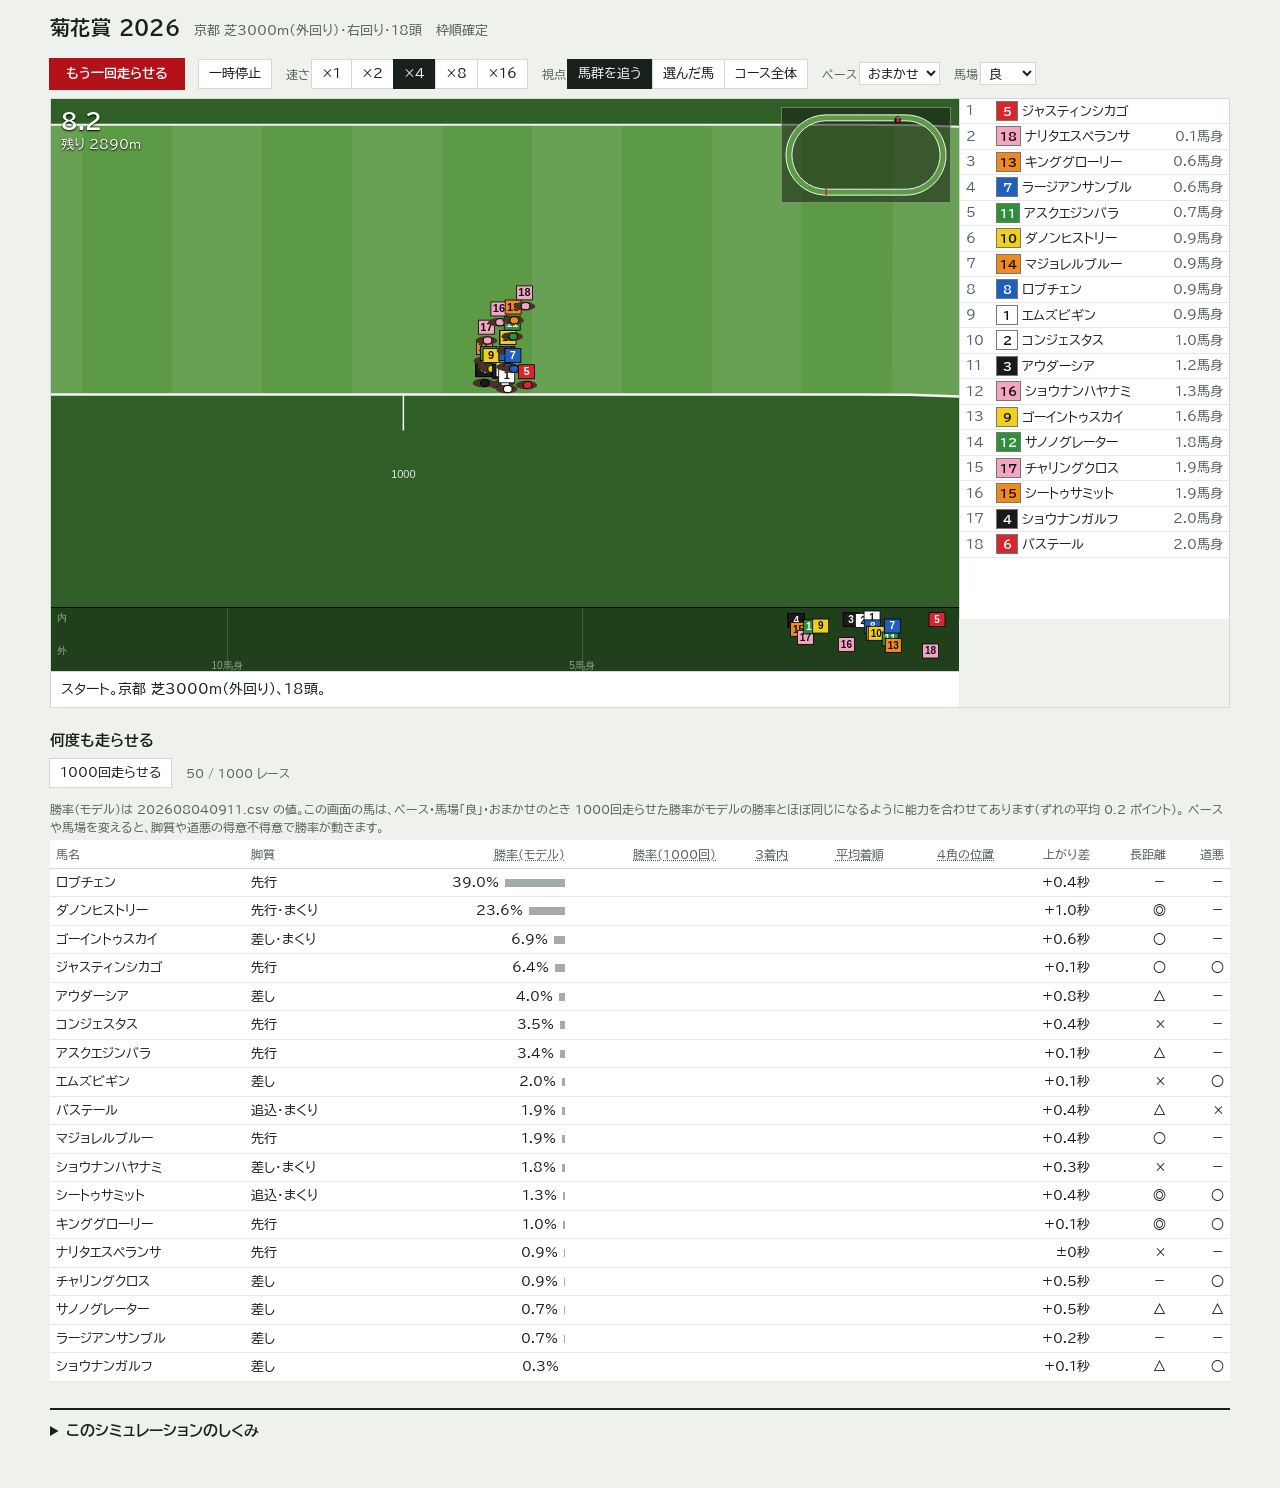
<file: theater/index.html>
<!doctype html>
<html lang="ja">
<head>
<meta charset="utf-8">
<meta name="viewport" content="width=device-width, initial-scale=1">
<title>レース再現</title>
<link rel="preconnect" href="https://fonts.googleapis.com">
<link rel="stylesheet" href="https://fonts.googleapis.com/css2?family=BIZ+UDPGothic:wght@400;700&display=swap">
<style>
  :root{--page:#eef1ec}
  @media (prefers-color-scheme:dark){:root:not([data-theme="light"]){--page:#111714;color-scheme:dark}}
  :root[data-theme="dark"]{--page:#111714;color-scheme:dark}
  body{margin:0;padding-block:0 40px;padding-left:max(16px,env(safe-area-inset-left,0px));padding-right:max(16px,env(safe-area-inset-right,0px));background:var(--page)}
</style>
</head>
<body>
<race-theater id="rt"></race-theater>
<script type="module">
  // ?race=<name> loads data/<name>.json
  const name = new URLSearchParams(location.search).get("race") || "kikka2026";
  document.getElementById("rt").setAttribute("src", `data/${encodeURIComponent(name)}.json`);
  await import("./player.js");
</script>
</body>
</html>
</file>
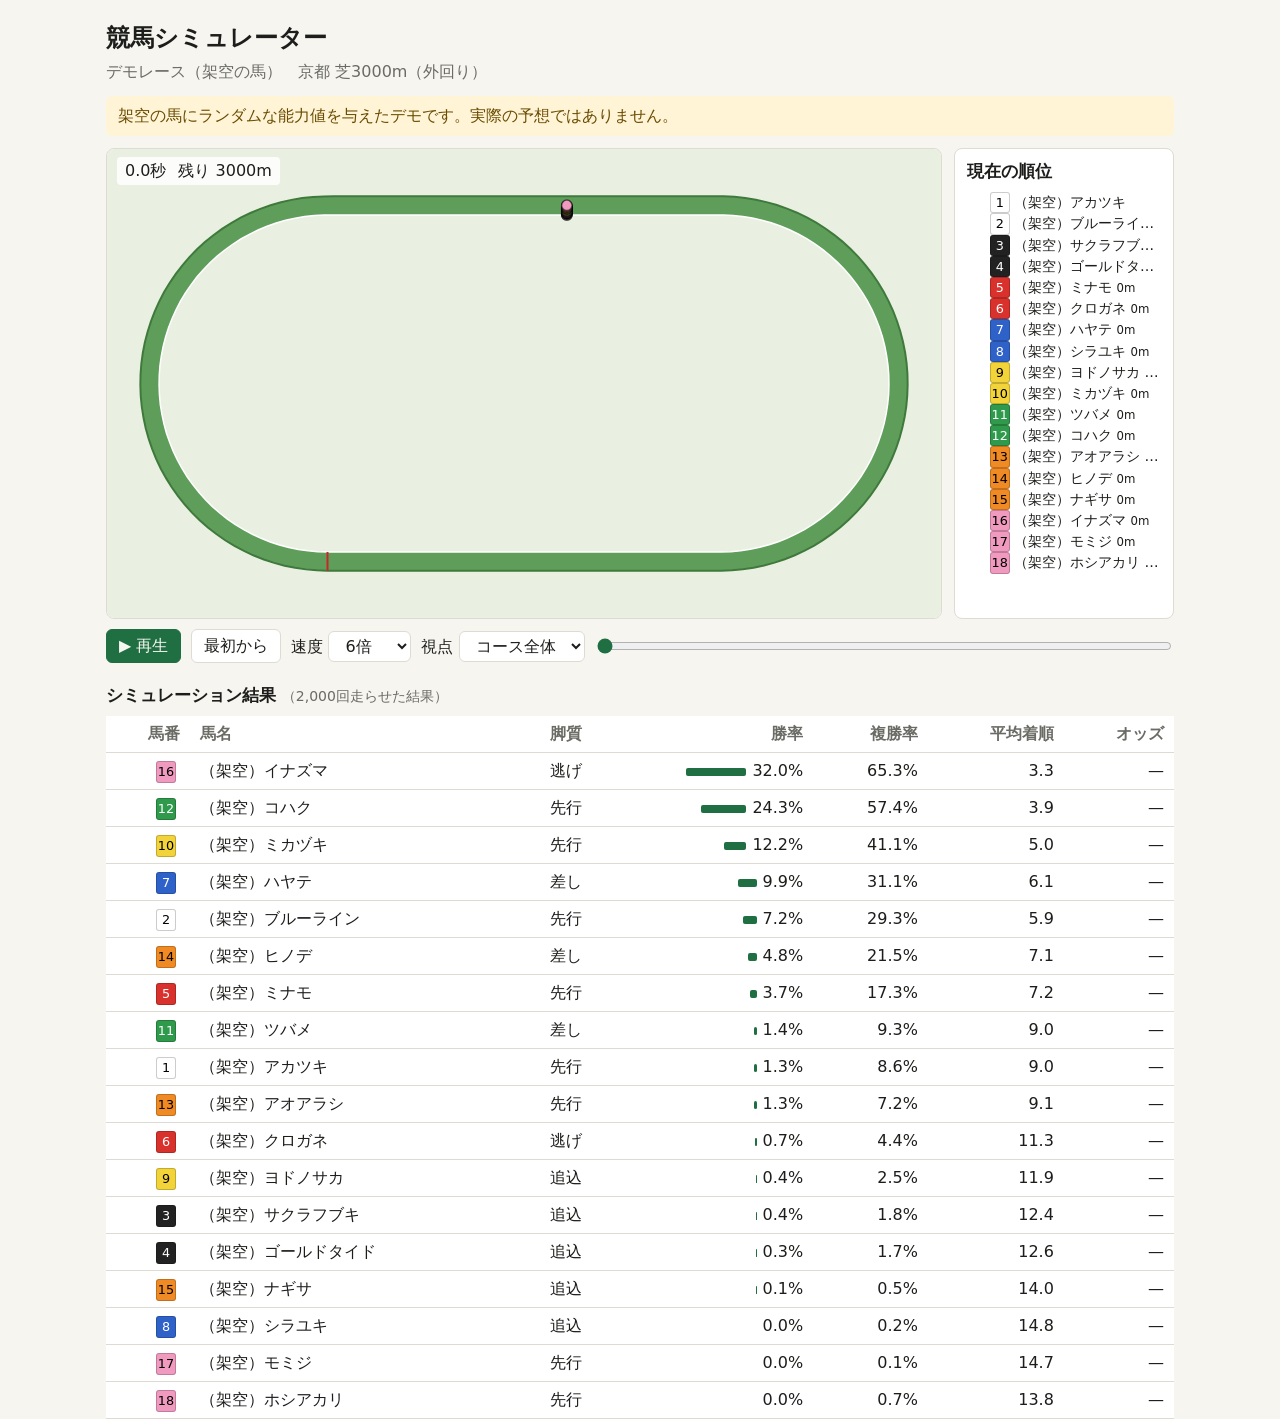
<file: web/index.html>
<!doctype html>
<html lang="ja">
<head>
<meta charset="utf-8">
<meta name="viewport" content="width=device-width, initial-scale=1">
<title>競馬シミュレーター</title>
<link rel="stylesheet" href="style.css">
</head>
<body>
<header>
  <h1>競馬シミュレーター</h1>
  <p id="subtitle"></p>
</header>
<main>
  <p id="note" class="note" hidden></p>

  <section class="stage">
    <div class="canvas-wrap">
      <canvas id="track" aria-label="レースのアニメーション"></canvas>
      <div class="hud">
        <span id="clock">0.0秒</span>
        <span id="remain">残り 3000m</span>
      </div>
    </div>
    <aside class="standings">
      <h2>現在の順位</h2>
      <ol id="standings"></ol>
    </aside>
  </section>

  <div class="controls">
    <button id="play" type="button">▶ 再生</button>
    <button id="restart" type="button">最初から</button>
    <label>速度
      <select id="speed">
        <option value="1">1倍</option>
        <option value="3">3倍</option>
        <option value="6" selected>6倍</option>
        <option value="12">12倍</option>
      </select>
    </label>
    <label>視点
      <select id="view">
        <option value="full">コース全体</option>
        <option value="follow">先頭を追う</option>
      </select>
    </label>
    <input id="scrub" type="range" min="0" max="1000" value="0" aria-label="再生位置">
  </div>

  <section>
    <h2>シミュレーション結果 <small id="nsim"></small></h2>
    <div class="table-wrap">
      <table id="table">
        <thead>
          <tr>
            <th data-k="gate">馬番</th>
            <th data-k="name" class="left">馬名</th>
            <th data-k="style">脚質</th>
            <th data-k="win">勝率</th>
            <th data-k="place">複勝率</th>
            <th data-k="mean_rank">平均着順</th>
            <th data-k="odds">オッズ</th>
          </tr>
        </thead>
        <tbody></tbody>
      </table>
    </div>
  </section>
</main>
<script src="app.js"></script>
</body>
</html>
</file>
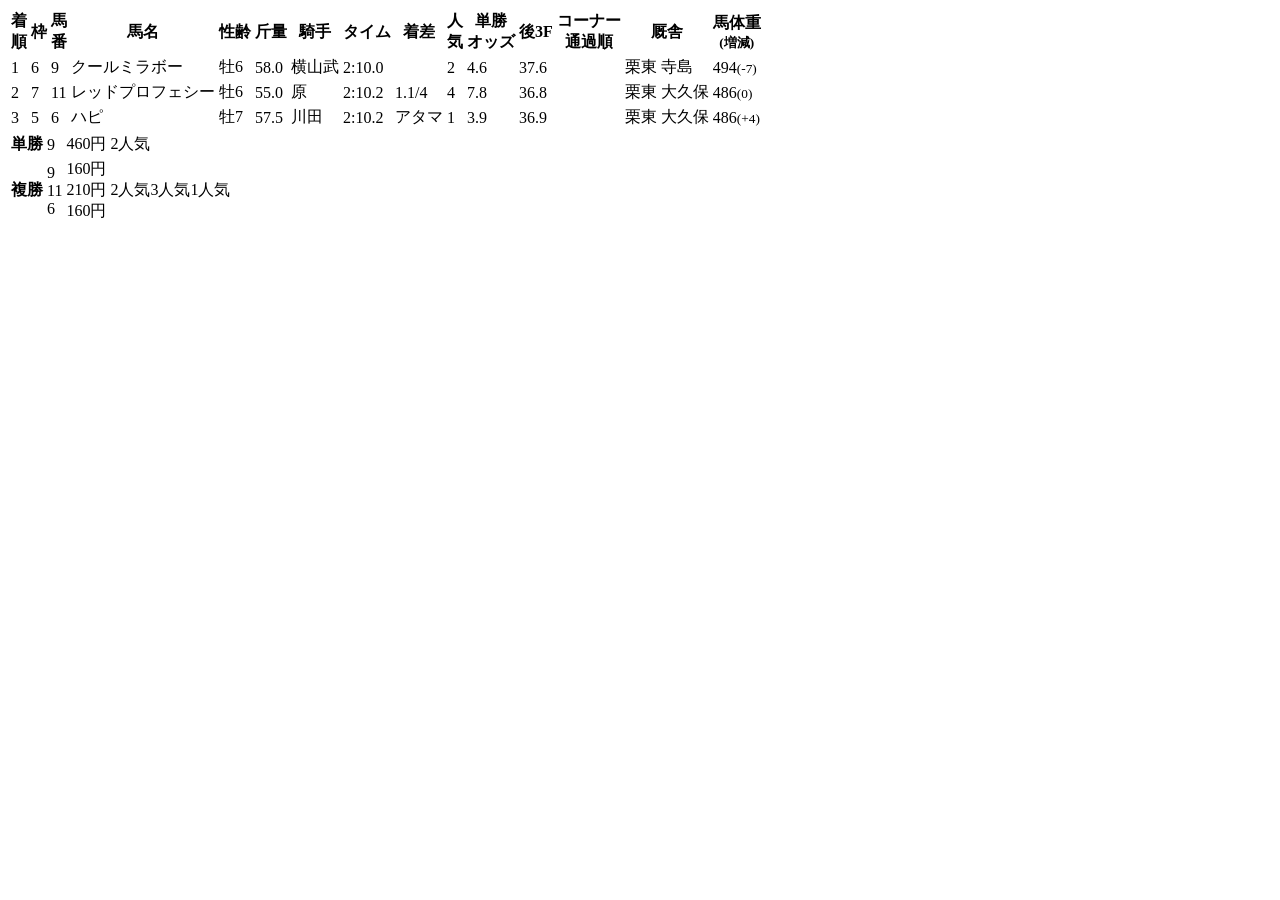
<file: tests/fixtures/result_202605040711.html>
<html><head><meta charset='utf-8'></head><body>
<table class="RaceTable01 RaceCommon_Table ResultRefund Table_Show_All" id="All_Result_Table" summary="全着順">
<thead>
<tr class="Header">
<th class="Result_Num">着<br/>順</th>
<th class="Waku">枠</th>
<th class="Num">馬<br/>番</th>
<th class="Horse_Info">
<div class="Horse_Name">馬名</div>
</th>
<th>性齢</th>
<th>斤量</th>
<th>騎手</th>
<th class="Time">タイム</th>
<th>着差</th>
<th>人<br/>気</th>
<th class="Odds">単勝<br/>オッズ</th>
<th>後3F</th>
<th>コーナー<br/>通過順</th>
<th>厩舎</th>
<th class="Weight">馬体重<br/><small>(増減)</small></th>
</tr>
</thead>
<tbody>
<tr class="FirstDisplay HorseList">
<td class="Result_Num">
<div class="Rank">1</div>
</td>
<td class="Num Waku6">
<div>6</div>
</td>
<td class="Num Txt_C">
<div>9</div>
</td>
<td class="Horse_Info">
<span class="Horse_Name">
<span class="HorseNameSpan">クールミラボー</span>
</span>
</td>
<td class="Horse_Info Txt_C">
<div class="Horse_Info_Detail Txt_C">
<span class="Lgt_Txt Txt_C">
牡6
</span>
</div>
</td>
<td class="Jockey_Info">
<div class="Jockey_Info_Details">
<span class="JockeyWeight">58.0</span>
</div>
</td>
<td class="Jockey">
<span class="JockeyNameSpan">
 横山武
</span>
</td>
<td class="Time">
<span class="RaceTime">2:10.0</span>
</td>
<td class="Time">
<span class="RaceTime"></span>
</td>
<td class="Odds BgBlue02 Txt_C">
<span class="OddsPeople">2</span>
</td>
<td class="Odds Txt_R">
<span class="Odds_Ninki">4.6</span>
</td>
<td class="Time">
37.6
</td>
<td class="PassageRate">
</td>
<td class="Trainer">
<span class="Label2">栗東</span>
<span class="TrainerNameSpan">
寺島
</span>
</td>
<td class="Weight"> 494<small>(-7)</small></td>
</tr><tr class="FirstDisplay HorseList">
<td class="Result_Num">
<div class="Rank">2</div>
</td>
<td class="Num Waku7">
<div>7</div>
</td>
<td class="Num Txt_C">
<div>11</div>
</td>
<td class="Horse_Info">
<span class="Horse_Name">
<span class="HorseNameSpan">レッドプロフェシー</span>
</span>
</td>
<td class="Horse_Info Txt_C">
<div class="Horse_Info_Detail Txt_C">
<span class="Lgt_Txt Txt_C">
牡6
</span>
</div>
</td>
<td class="Jockey_Info">
<div class="Jockey_Info_Details">
<span class="JockeyWeight">55.0</span>
</div>
</td>
<td class="Jockey">
<span class="JockeyNameSpan">
 原
</span>
</td>
<td class="Time">
<span class="RaceTime">2:10.2</span>
</td>
<td class="Time">
<span class="RaceTime">1.1/4</span>
</td>
<td class="Odds Txt_C">
<span class="OddsPeople">4</span>
</td>
<td class="Odds Txt_R">
<span class="Odds_Ninki">7.8</span>
</td>
<td class="Time BgBlue02">
36.8
</td>
<td class="PassageRate">
</td>
<td class="Trainer">
<span class="Label2">栗東</span>
<span class="TrainerNameSpan">
大久保
</span>
</td>
<td class="Weight"> 486<small>(0)</small></td>
</tr><tr class="FirstDisplay HorseList">
<td class="Result_Num">
<div class="Rank">3</div>
</td>
<td class="Num Waku5">
<div>5</div>
</td>
<td class="Num Txt_C">
<div>6</div>
</td>
<td class="Horse_Info">
<span class="Horse_Name">
<span class="HorseNameSpan">ハピ</span>
</span>
</td>
<td class="Horse_Info Txt_C">
<div class="Horse_Info_Detail Txt_C">
<span class="Lgt_Txt Txt_C">
牡7
</span>
</div>
</td>
<td class="Jockey_Info">
<div class="Jockey_Info_Details">
<span class="JockeyWeight">57.5</span>
</div>
</td>
<td class="Jockey">
<span class="JockeyNameSpan">
 川田
</span>
</td>
<td class="Time">
<span class="RaceTime">2:10.2</span>
</td>
<td class="Time">
<span class="RaceTime">アタマ</span>
</td>
<td class="Odds BgYellow Txt_C">
<span class="OddsPeople">1</span>
</td>
<td class="Odds Txt_R">
<span class="Odds_Ninki">3.9</span>
</td>
<td class="Time BgOrange">
36.9
</td>
<td class="PassageRate">
</td>
<td class="Trainer">
<span class="Label2">栗東</span>
<span class="TrainerNameSpan">
大久保
</span>
</td>
<td class="Weight"> 486<small>(+4)</small></td>
</tr>
</tbody>
</table>
<table class='Payout_Detail_Table'>
<tr class="Tansho">
<th>単勝</th>
<td class="Result">
<div><span>9</span></div>
<div><span></span></div>
<div><span></span></div>
</td>
<td class="Payout"><span>460円</span></td>
<td class="Ninki">
<span>2人気</span>
</td>
</tr>
<tr class="Fukusho">
<th>複勝</th>
<td class="Result">
<div><span>9</span></div>
<div><span></span></div>
<div><span></span></div><div><span>11</span></div>
<div><span></span></div>
<div><span></span></div><div><span>6</span></div>
<div><span></span></div>
<div><span></span></div>
</td>
<td class="Payout"><span>160円<br/>210円<br/>160円</span></td>
<td class="Ninki">
<span>2人気</span><span>3人気</span><span>1人気</span>
</td>
</tr>
</table>
</body></html>
</file>
<file: web/style.css>
:root {
  --bg: #f6f5f0;
  --panel: #ffffff;
  --text: #1d1d1b;
  --muted: #6b6b66;
  --border: #dddbd2;
  --accent: #1f6f43;
  --turf: #5f9e5a;
  --turf-edge: #3f7a3c;
  --infield: #e9efe1;
  --rail: #ffffff;
  --note-bg: #fff4d6;
  --note-text: #6a4b00;
}
@media (prefers-color-scheme: dark) {
  :root:not([data-theme="light"]) {
    --bg: #161714;
    --panel: #1f201d;
    --text: #ecebe6;
    --muted: #a3a29b;
    --border: #34352f;
    --accent: #6fcf97;
    --turf: #2f6b33;
    --turf-edge: #234f26;
    --infield: #1c2a1c;
    --rail: #d8d8d0;
    --note-bg: #3a3014;
    --note-text: #f2d48a;
  }
}

* { box-sizing: border-box; }
body {
  margin: 0;
  background: var(--bg);
  color: var(--text);
  font-family: system-ui, -apple-system, "Hiragino Sans", "Noto Sans JP", sans-serif;
  line-height: 1.5;
}
header, main { max-width: 1100px; margin: 0 auto; padding: 0 16px; }
header { padding-top: 20px; }
h1 { font-size: 1.5rem; margin: 0; }
h2 { font-size: 1.05rem; margin: 20px 0 8px; }
h2 small { color: var(--muted); font-weight: normal; }
#subtitle { color: var(--muted); margin: 4px 0 12px; }

.note {
  background: var(--note-bg);
  color: var(--note-text);
  padding: 8px 12px;
  border-radius: 6px;
  margin: 0 0 12px;
}

.stage { display: grid; grid-template-columns: 1fr 220px; gap: 12px; }
.canvas-wrap {
  position: relative;
  background: var(--panel);
  border: 1px solid var(--border);
  border-radius: 8px;
  overflow: hidden;
}
canvas { display: block; width: 100%; aspect-ratio: 16 / 9; }
.hud {
  position: absolute; top: 8px; left: 10px;
  display: flex; gap: 12px;
  font-variant-numeric: tabular-nums;
  background: color-mix(in srgb, var(--panel) 85%, transparent);
  padding: 2px 8px; border-radius: 4px;
}
.standings {
  background: var(--panel);
  border: 1px solid var(--border);
  border-radius: 8px;
  padding: 0 12px 8px;
  max-height: 480px;
  overflow-y: auto;
}
.standings h2 { margin-top: 10px; }
.standings ol { margin: 0; padding-left: 1.6em; font-size: 0.88rem; }
.standings li { white-space: nowrap; overflow: hidden; text-overflow: ellipsis; }
.chip {
  display: inline-block; min-width: 1.6em; text-align: center;
  border-radius: 3px; margin-right: 4px; font-size: 0.8rem;
  border: 1px solid #0003;
}

.controls {
  display: flex; flex-wrap: wrap; align-items: center; gap: 10px;
  margin: 10px 0;
}
.controls button, .controls select {
  font: inherit; padding: 4px 12px;
  border: 1px solid var(--border); border-radius: 6px;
  background: var(--panel); color: var(--text); cursor: pointer;
}
.controls button#play { background: var(--accent); color: var(--bg); border-color: var(--accent); }
#scrub { flex: 1 1 200px; accent-color: var(--accent); }

.table-wrap { overflow-x: auto; }
table { border-collapse: collapse; width: 100%; background: var(--panel); font-variant-numeric: tabular-nums; }
th, td { padding: 6px 10px; border-bottom: 1px solid var(--border); text-align: right; white-space: nowrap; }
th { cursor: pointer; user-select: none; color: var(--muted); font-weight: 600; }
th.left, td.left { text-align: left; }
td .bar {
  display: inline-block; height: 8px; background: var(--accent);
  border-radius: 2px; vertical-align: middle; margin-right: 6px;
}

@media (max-width: 760px) {
  .stage { grid-template-columns: 1fr; }
  .standings { max-height: 220px; }
}
</file>
